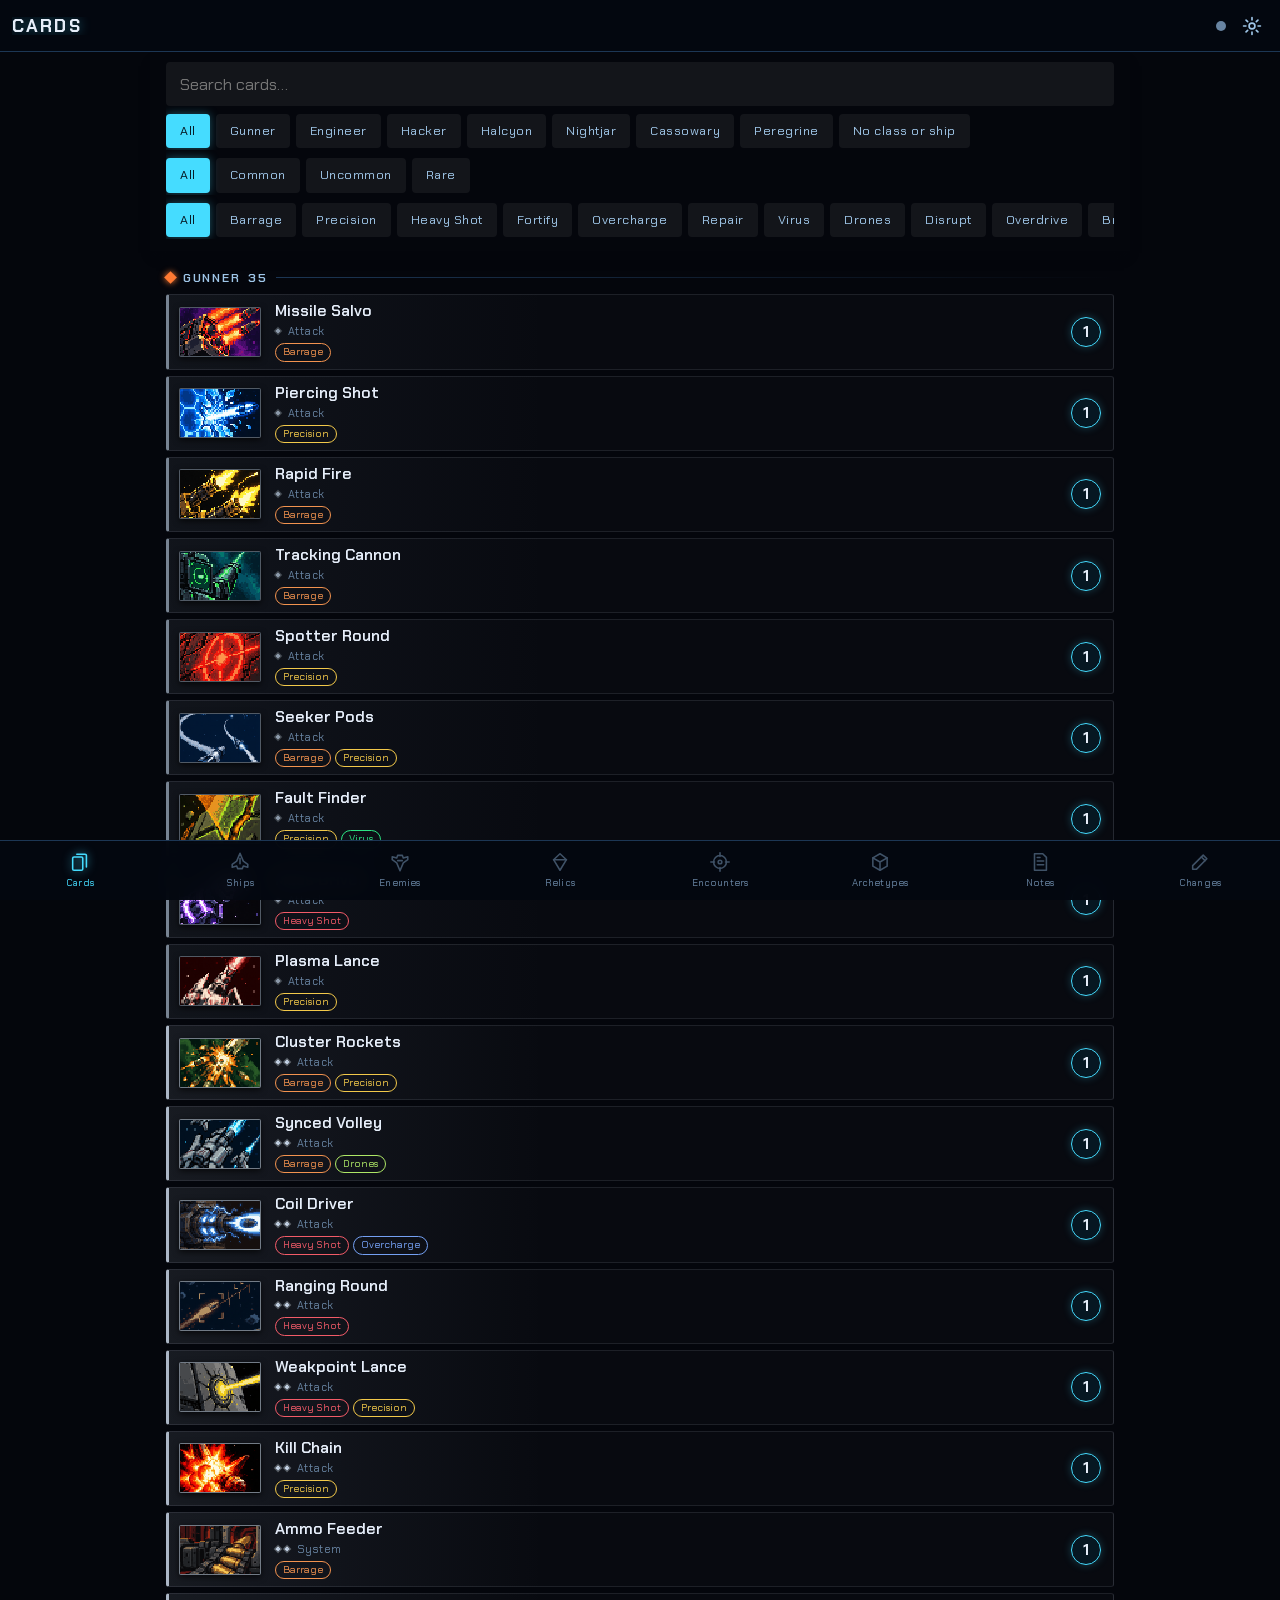
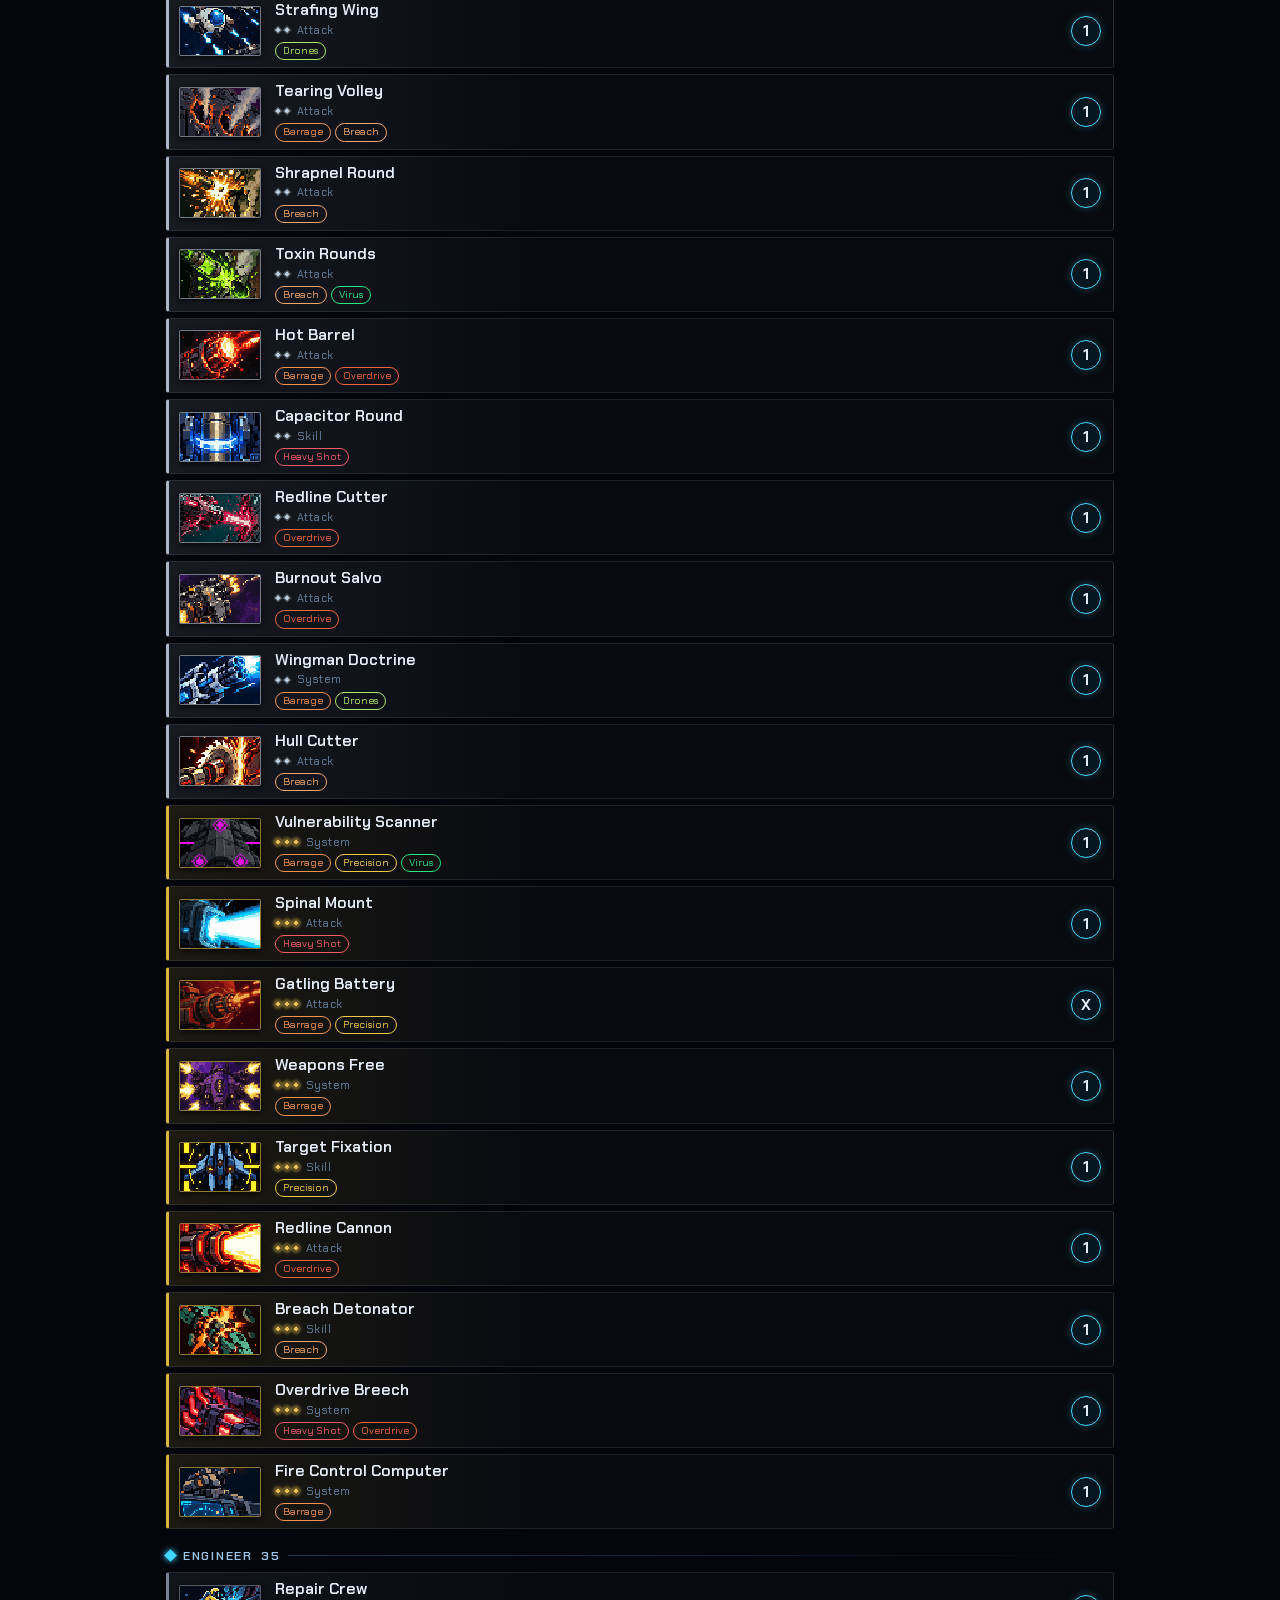
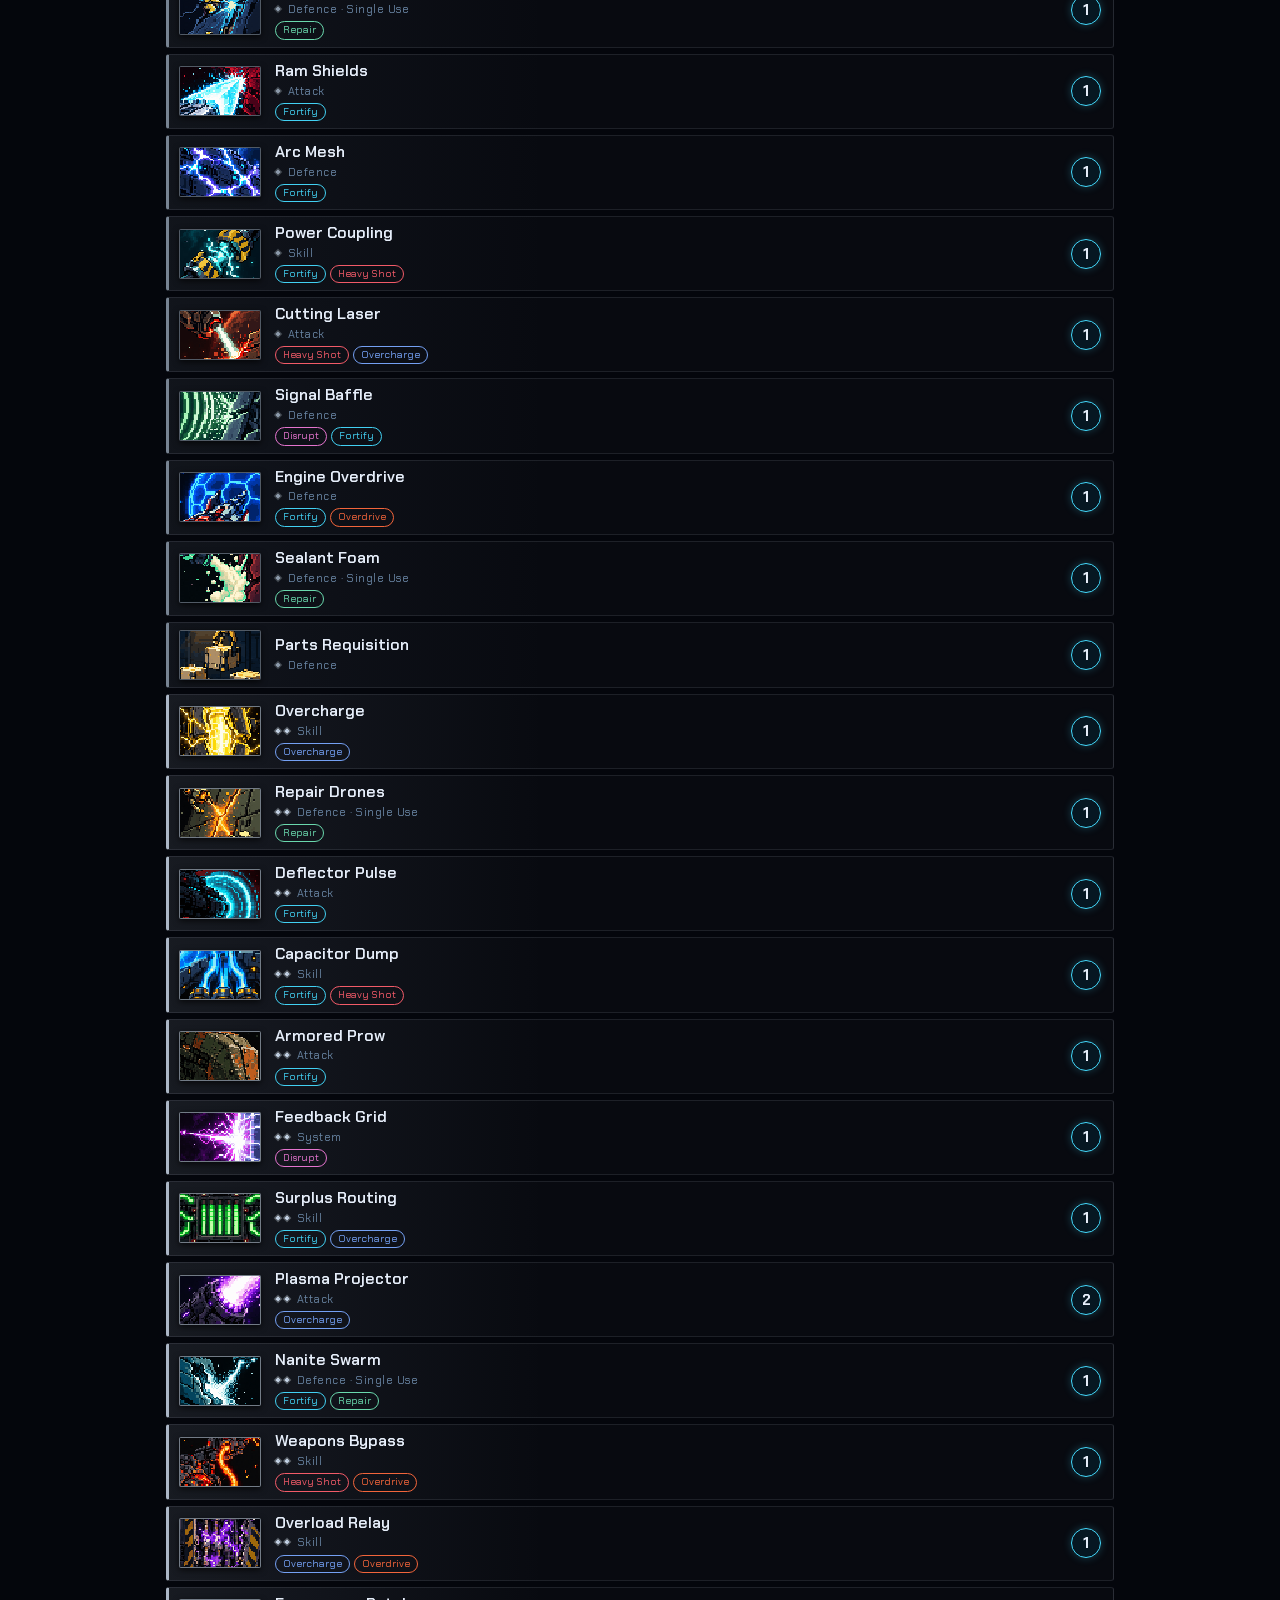
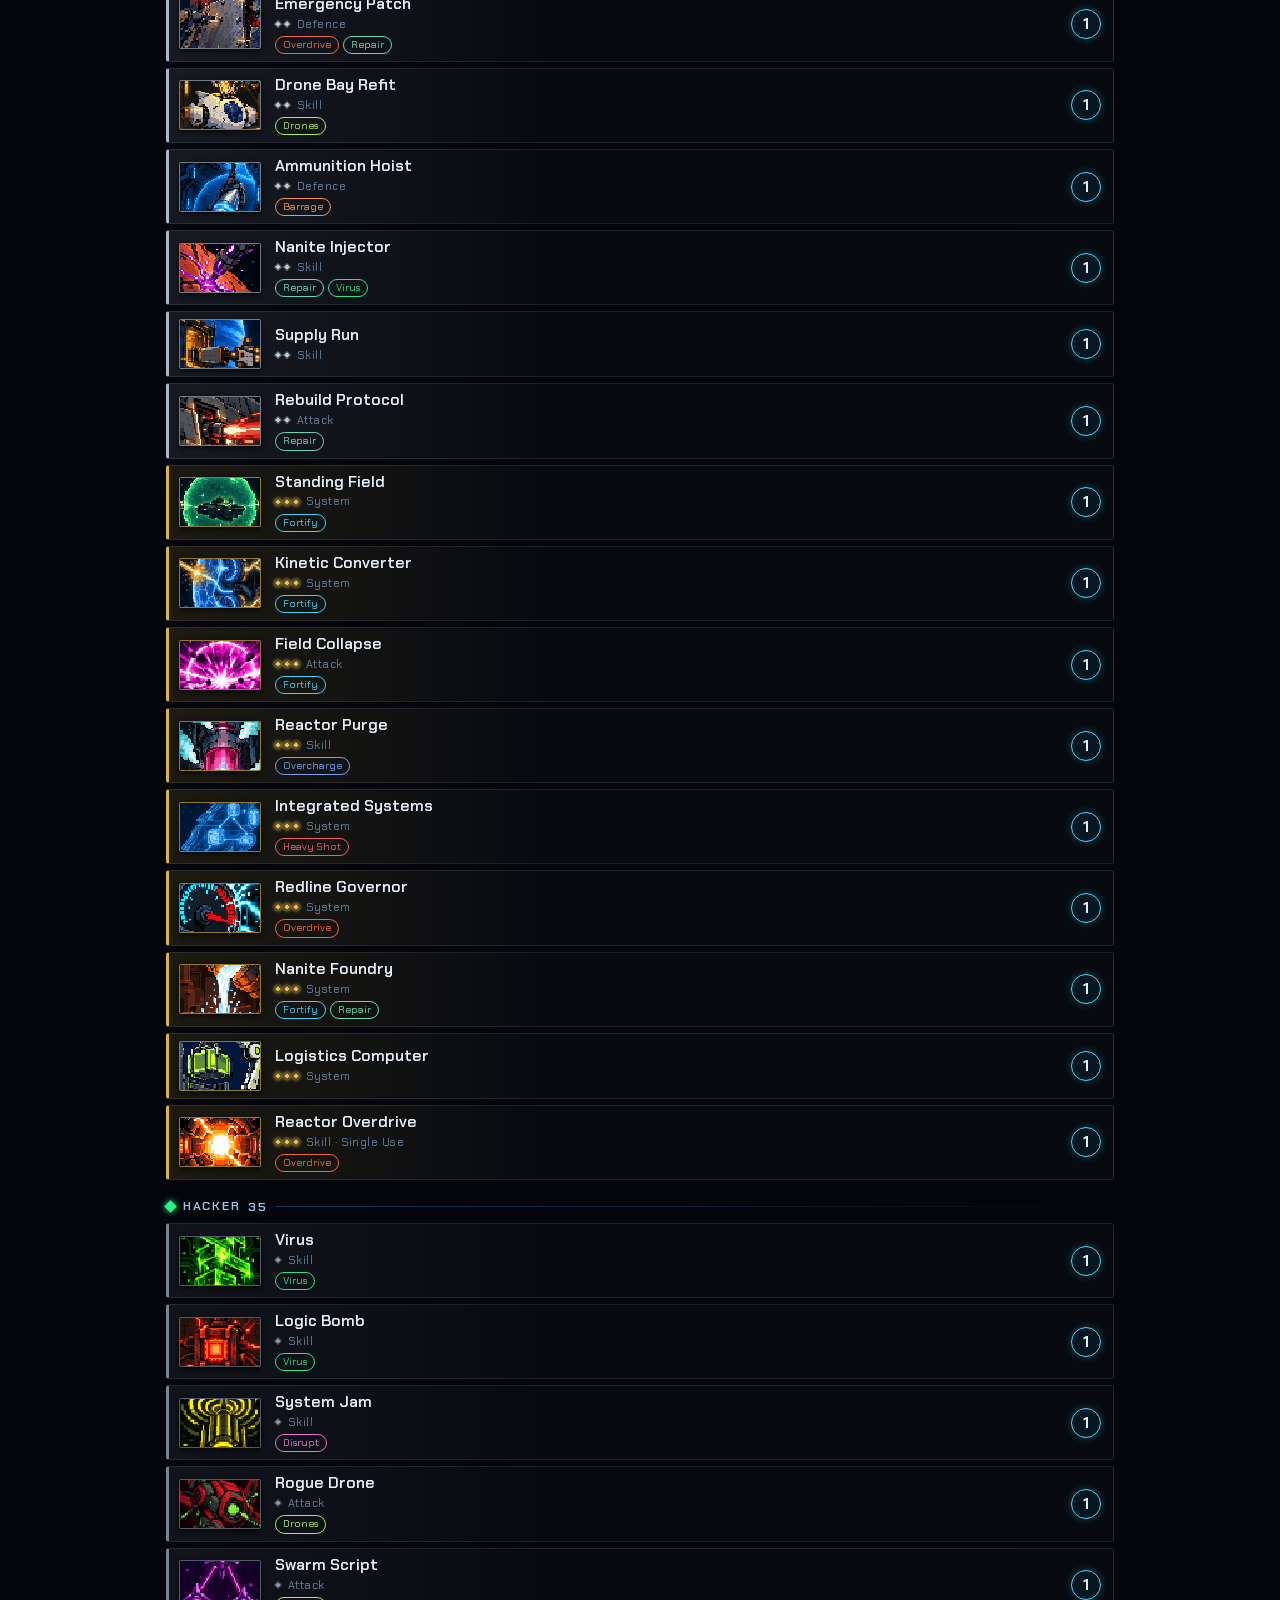
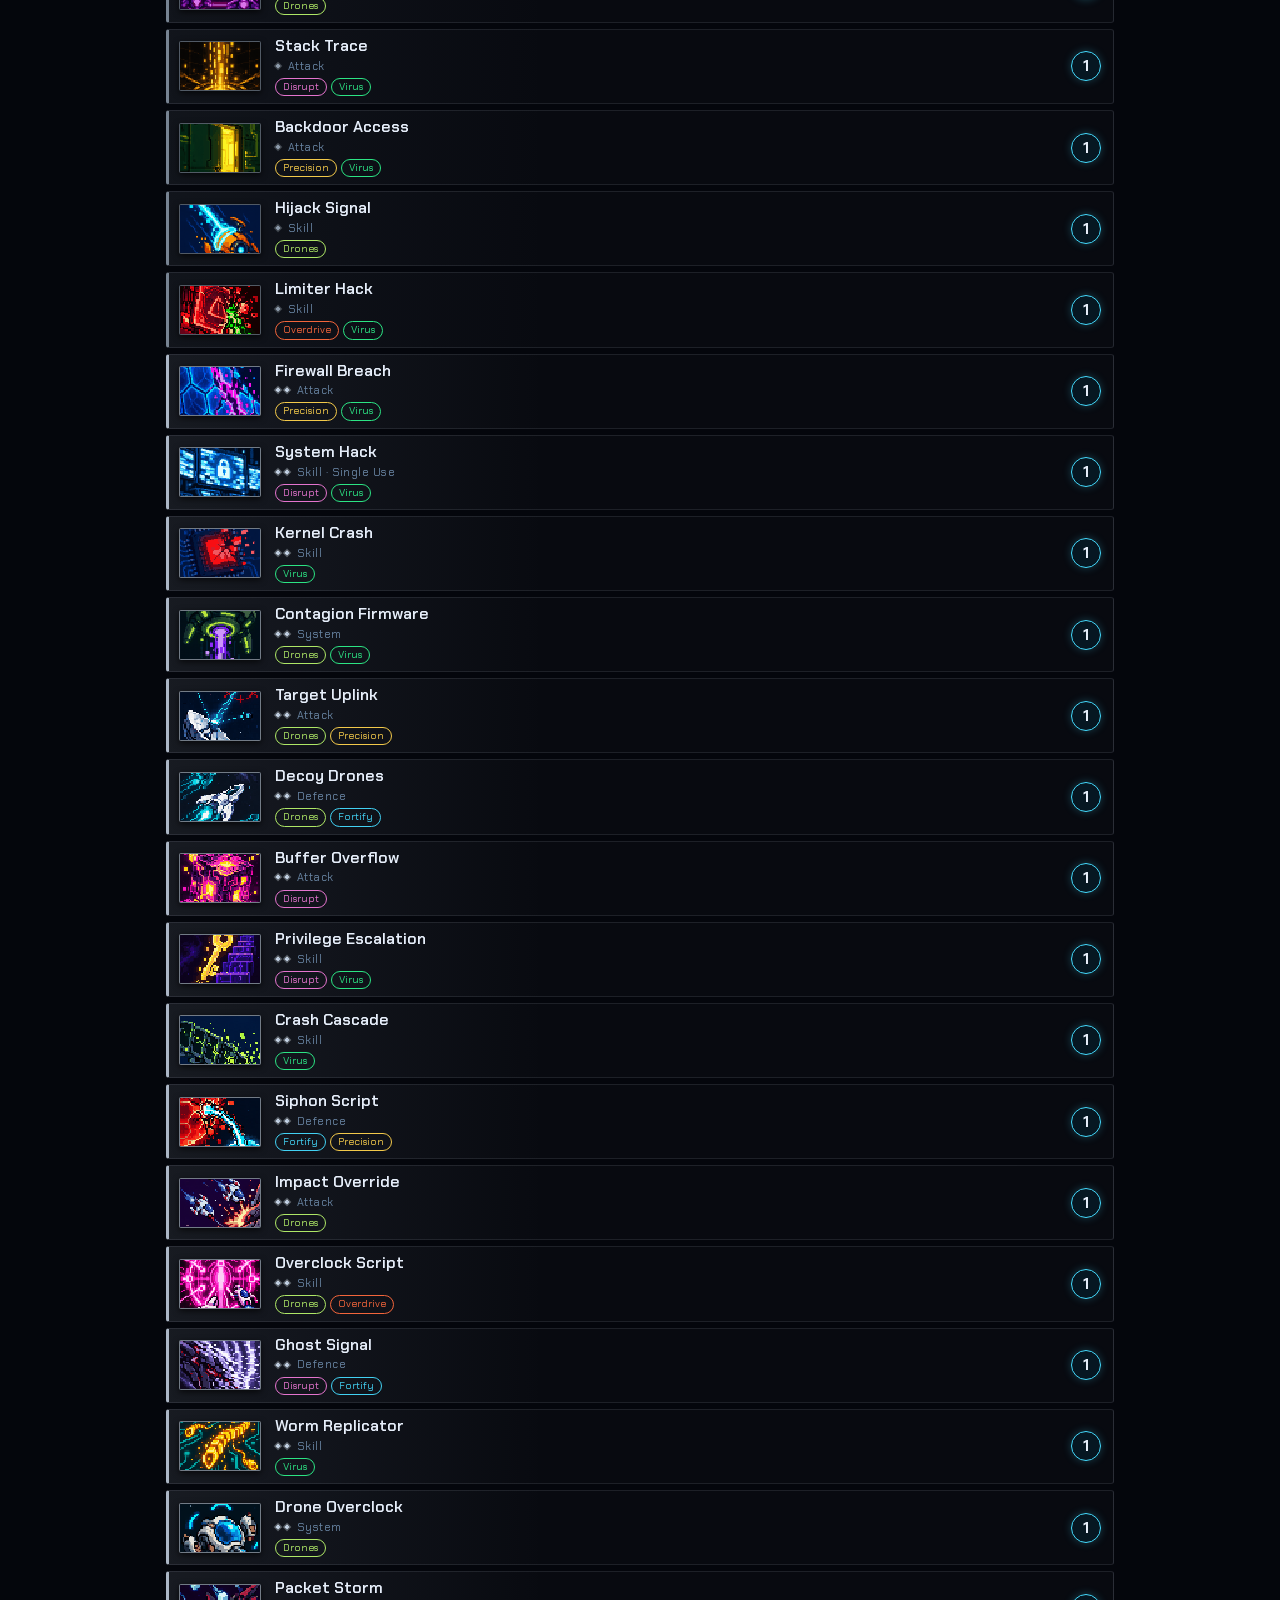
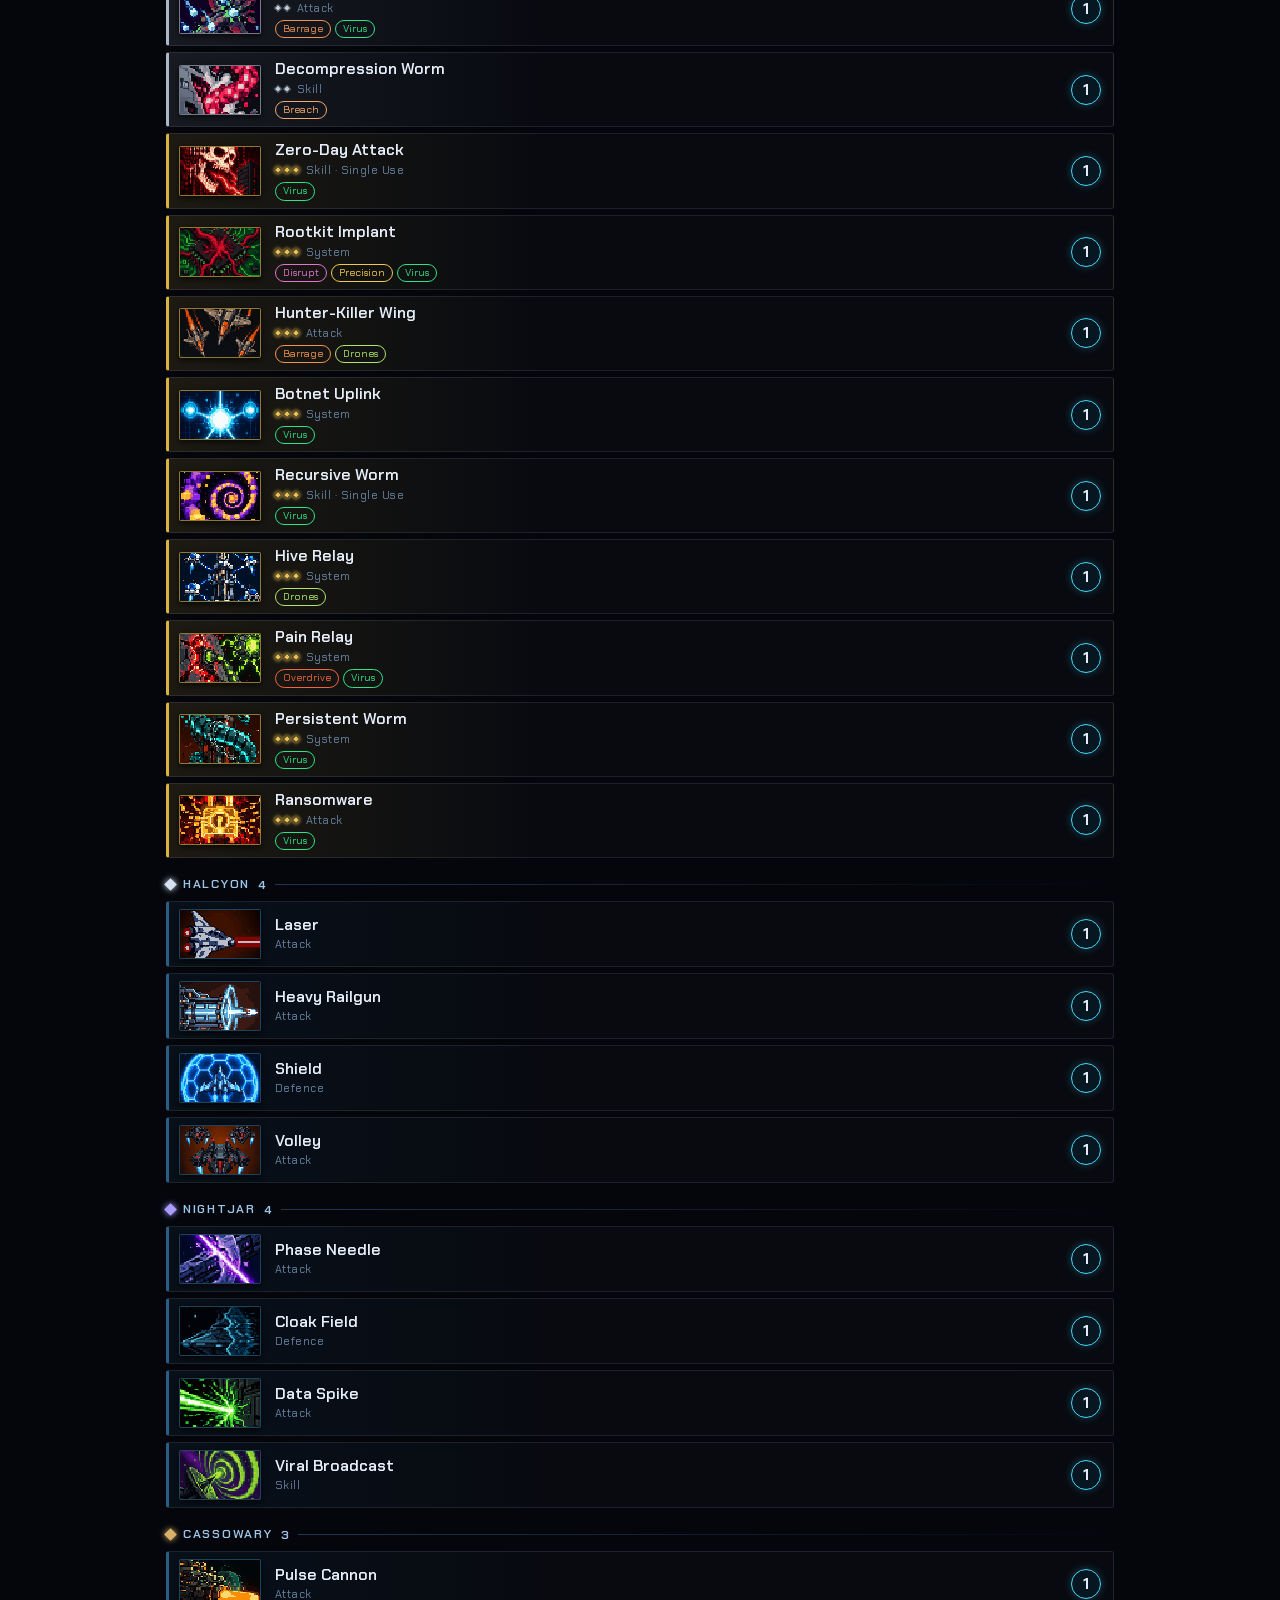
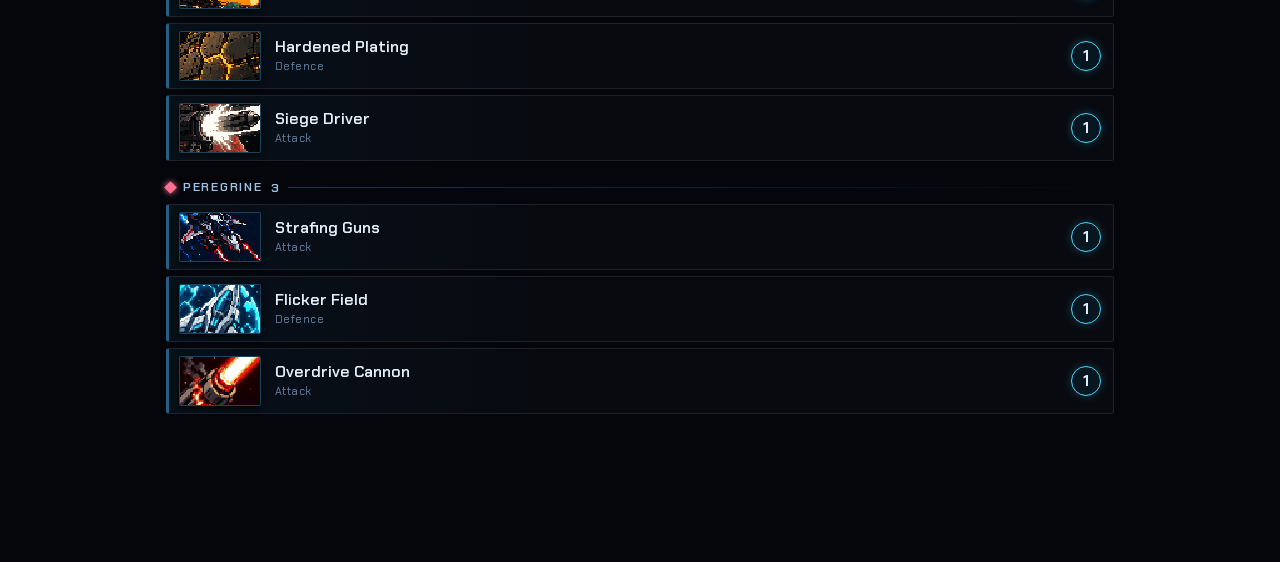
<file: index.html>
<!doctype html>
<html lang="en">
<head>
  <meta charset="utf-8">
  <meta name="viewport" content="width=device-width, initial-scale=1, viewport-fit=cover">
  <meta name="theme-color" content="#04060c">
  <meta name="robots" content="noindex, nofollow">
  <meta name="apple-mobile-web-app-capable" content="yes">
  <meta name="apple-mobile-web-app-status-bar-style" content="black-translucent">
  <title>Worldwound Catalogue</title>
  <link rel="icon" href="favicon.svg" type="image/svg+xml">
  <link rel="stylesheet" href="fonts.css">
  <link rel="stylesheet" href="style.css">
  <link rel="stylesheet" href="breakdown.css">
  <link rel="stylesheet" href="zoom.css">
  <link rel="stylesheet" href="upload.css">
</head>
<body>
  <header class="topbar">
    <button class="icon-btn back" id="back" aria-label="Back" hidden>
      <svg viewBox="0 0 24 24" width="22" height="22"><path d="M15 5l-7 7 7 7" fill="none" stroke="currentColor" stroke-width="2.2" stroke-linecap="round" stroke-linejoin="round"/></svg>
    </button>
    <h1 id="title">Worldwound</h1>
    <span class="sync" id="sync" title="Sync status"></span>
    <a class="icon-btn" href="#/settings" aria-label="Settings">
      <svg viewBox="0 0 24 24" width="22" height="22"><circle cx="12" cy="12" r="3.2" fill="none" stroke="currentColor" stroke-width="1.8"/><path d="M12 2.8v2.6M12 18.6v2.6M2.8 12h2.6M18.6 12h2.6M5.5 5.5l1.8 1.8M16.7 16.7l1.8 1.8M5.5 18.5l1.8-1.8M16.7 7.3l1.8-1.8" stroke="currentColor" stroke-width="1.8" stroke-linecap="round"/></svg>
    </a>
  </header>

  <main id="view" tabindex="-1"></main>

  <a class="fab" id="fab" href="#" aria-label="Add" hidden>
    <svg viewBox="0 0 24 24" width="26" height="26"><path d="M12 5v14M5 12h14" stroke="currentColor" stroke-width="2.4" stroke-linecap="round"/></svg>
  </a>

  <nav class="tabbar" id="tabbar">
    <a href="#/cards" data-tab="cards"><span class="ti"><svg viewBox="0 0 24 24" width="22" height="22" aria-hidden="true"><rect x="4" y="6.5" width="11" height="14.5" rx="1.5"/><path d="M8.5 3.5h9A1.5 1.5 0 0 1 19 5v12.5"/></svg></span>Cards</a>
    <a href="#/ships" data-tab="ships" hidden><span class="ti"><svg viewBox="0 0 24 24" width="22" height="22" aria-hidden="true"><path d="M12 2.5l3.6 8.6 4.9 3.4v3.2l-4.9-1.3-1 2.8H9.4l-1-2.8-4.9 1.3v-3.2l4.9-3.4z"/><path d="M12 8v6"/></svg></span>Ships</a>
    <a href="#/enemies" data-tab="enemies" hidden><span class="ti"><svg viewBox="0 0 24 24" width="22" height="22" aria-hidden="true"><path d="M12 21.5l-3.6-8.6-4.9-3.4V6.3l4.9 1.3 1-2.8h5.2l1 2.8 4.9-1.3v3.2l-4.9 3.4z"/><path d="M9.5 10.5h5"/></svg></span>Enemies</a>
    <a href="#/relics" data-tab="relics" hidden><span class="ti"><svg viewBox="0 0 24 24" width="22" height="22" aria-hidden="true"><path d="M12 3l7 6.5-7 11.5L5 9.5z"/><path d="M5 9.5h14"/></svg></span>Relics</a>
    <a href="#/routes" data-tab="routes" hidden><span class="ti"><svg viewBox="0 0 24 24" width="22" height="22" aria-hidden="true"><circle cx="5" cy="18" r="2"/><circle cx="19" cy="6" r="2"/><path d="M7 18h5a3 3 0 0 0 0-6 3 3 0 0 1 0-6h5"/></svg></span>Routes</a>
    <a href="#/encounters" data-tab="encounters"><span class="ti"><svg viewBox="0 0 24 24" width="22" height="22" aria-hidden="true"><circle cx="12" cy="12" r="7"/><circle cx="12" cy="12" r="2"/><path d="M12 2v4M12 18v4M2 12h4M18 12h4"/></svg></span>Encounters</a>
    <a href="#/archetypes" data-tab="archetypes"><span class="ti"><svg viewBox="0 0 24 24" width="22" height="22" aria-hidden="true"><path d="M12 3l7.8 4.5v9L12 21l-7.8-4.5v-9z"/><path d="M4.2 7.5L12 12l7.8-4.5M12 12v9"/></svg></span>Archetypes</a>
    <a href="#/notes" data-tab="notes"><span class="ti"><svg viewBox="0 0 24 24" width="22" height="22" aria-hidden="true"><path d="M6 3h9l4 4v14H6z"/><path d="M9 11h7M9 15h7M9 7h3"/></svg></span>Notes</a>
    <a href="#/changes" data-tab="changes"><span class="ti"><svg viewBox="0 0 24 24" width="22" height="22" aria-hidden="true"><path d="M4 20h4L19.5 8.5l-4-4L4 16z"/><path d="M13.5 6.5l4 4"/></svg></span>Changes<b class="badge" id="badge" hidden></b></a>
  </nav>

  <div class="editor" id="editor" hidden>
    <div class="editor-panel" role="dialog" aria-modal="true" aria-labelledby="editor-title">
      <header class="editor-head">
        <h2 id="editor-title"></h2>
        <button class="icon-btn" data-act="cancel" aria-label="Close">
          <svg viewBox="0 0 24 24" width="22" height="22"><path d="M6 6l12 12M18 6L6 18" stroke="currentColor" stroke-width="2.2" stroke-linecap="round"/></svg>
        </button>
      </header>
      <div class="editor-body" id="editor-body"></div>
    </div>
  </div>

  <div class="toast" id="toast" role="status" aria-live="polite"></div>
  <div class="modal" id="modal" hidden></div>

  <script type="module" src="app.js"></script>
</body>
</html>
</file>
<file: fonts.css>
/* Chakra Petch, the game's interface font (SIL Open Font License 1.1, fonts/OFL.txt),
   copied from @fontsource/chakra-petch so the site needs no outside requests. */
@font-face { font-family: 'Chakra Petch'; font-style: normal; font-weight: 400; font-display: swap; src: url(fonts/chakra-petch-latin-400-normal.woff2) format('woff2'); }
@font-face { font-family: 'Chakra Petch'; font-style: normal; font-weight: 500; font-display: swap; src: url(fonts/chakra-petch-latin-500-normal.woff2) format('woff2'); }
@font-face { font-family: 'Chakra Petch'; font-style: normal; font-weight: 600; font-display: swap; src: url(fonts/chakra-petch-latin-600-normal.woff2) format('woff2'); }
@font-face { font-family: 'Chakra Petch'; font-style: normal; font-weight: 700; font-display: swap; src: url(fonts/chakra-petch-latin-700-normal.woff2) format('woff2'); }
</file>
<file: style.css>
:root {
  /* Worldwound's interface (src/ui/styles/hybrid.css): deep space, cyan
     hairlines, Chakra Petch; rarity steel / silver / gold as the game's pips. */
  --bg: #04060c;
  --bg2: #08111d;
  --card: #0a1626;
  --card2: #102036;
  --line: #1c3654;
  --ink: #e6eefa;
  --ink2: #9fc6e8;
  --ink3: #6884a2;
  --accent: #45dcff;
  --accent-rgb: 69, 220, 255;
  --accent-ink: #04121c;
  --danger: #ff5a4e;
  --ok: #2ee59d;
  --add: #2ee59d;
  --edit: #45dcff;
  --del: #ff5a4e;
  --edge: #27507a;
  --gold: #ffd27a;
  --common: #8c9aab;
  --uncommon: #c9d6e8;
  --rare: #ffd34d;
  --display: 'Chakra Petch', system-ui, -apple-system, 'Segoe UI', Roboto, sans-serif;
  --sans: 'Chakra Petch', system-ui, -apple-system, 'Segoe UI', Roboto, sans-serif;
  --top: calc(52px + env(safe-area-inset-top));
  --bottom: calc(60px + env(safe-area-inset-bottom));
  color-scheme: dark;
}

* { box-sizing: border-box; }
[hidden] { display: none !important; }
html, body { margin: 0; background: var(--bg); color: var(--ink); font: 15px/1.45 var(--sans); -webkit-text-size-adjust: 100%; }
body { min-height: 100dvh; overflow-x: hidden; }
a { color: var(--accent); }
button, input, select, textarea { font: inherit; color: inherit; }
h2, h3 { font-family: var(--display); font-variant-numeric: lining-nums; font-weight: 700; letter-spacing: 0; margin: 0; }
h2 { font-size: 1.6rem; line-height: 1.15; }
h3 { font-size: 1.2rem; margin: 22px 0 8px; color: var(--ink); }
.muted { color: var(--ink2); }
.small { font-size: .85rem; }
.hidden { display: none !important; }

/* ---------------------------------------------------------------- chrome */
.topbar {
  position: fixed; inset: 0 0 auto 0; z-index: 20;
  height: var(--top); padding: env(safe-area-inset-top) 8px 0 12px;
  display: flex; align-items: center; gap: 6px;
  background: rgba(4, 8, 16, .94); backdrop-filter: blur(10px);
  border-bottom: 1px solid var(--line);
}
.topbar h1 { flex: 1; min-width: 0; margin: 0; font: 700 1.2rem/1 var(--display); letter-spacing: .12em; text-transform: uppercase; text-shadow: 0 0 12px rgba(var(--accent-rgb), .45); white-space: nowrap; overflow: hidden; text-overflow: ellipsis; }
.icon-btn { display: grid; place-items: center; width: 40px; height: 40px; border: 0; border-radius: 10px; background: none; color: var(--ink2); cursor: pointer; text-decoration: none; }
.icon-btn:active { background: var(--card); }
.sync { width: 10px; height: 10px; border-radius: 50%; background: var(--ink3); flex: none; }
.sync.ok { background: var(--ok); }
.sync.busy { background: var(--accent); animation: pulse 1s infinite alternate; }
.sync.err { background: var(--danger); }
@keyframes pulse { to { opacity: .35; } }

main { padding: calc(var(--top) + 12px) 16px calc(var(--bottom) + 88px); max-width: 980px; margin: 0 auto; outline: none; }

.tabbar {
  position: fixed; inset: auto 0 0 0; z-index: 20;
  height: var(--bottom); padding-bottom: env(safe-area-inset-bottom);
  display: grid; grid-template-columns: repeat(7, 1fr);
  background: rgba(4, 8, 16, .96); backdrop-filter: blur(10px);
  border-top: 1px solid var(--line);
}
.tabbar a { position: relative; display: flex; flex-direction: column; align-items: center; justify-content: center; gap: 2px; font-size: .7rem; color: var(--ink3); text-decoration: none; }
.tabbar a .ti { font-size: 1.15rem; line-height: 1; filter: grayscale(1); opacity: .7; }
.tabbar a.on { color: var(--accent); }
.tabbar a.on .ti { filter: none; opacity: 1; }
.badge { position: absolute; top: 5px; left: calc(50% + 6px); min-width: 18px; height: 18px; padding: 0 5px; border-radius: 9px; background: var(--accent); color: var(--accent-ink); font: 700 .7rem/18px var(--sans); text-align: center; }

.fab {
  position: fixed; z-index: 19; right: 16px; bottom: calc(var(--bottom) + 16px);
  width: 56px; height: 56px; border-radius: 18px; display: grid; place-items: center;
  background: var(--accent); color: var(--accent-ink); box-shadow: 0 6px 20px rgba(0,0,0,.5);
}

.toast {
  position: fixed; z-index: 40; left: 50%; bottom: calc(var(--bottom) + 18px); transform: translate(-50%, 20px);
  max-width: calc(100% - 32px); padding: 10px 16px; border-radius: 12px;
  background: var(--card2); border: 1px solid var(--line); box-shadow: 0 8px 24px rgba(0,0,0,.5);
  opacity: 0; pointer-events: none; transition: .2s;
}
.toast.show { opacity: 1; transform: translate(-50%, 0); }
.toast.err { border-color: var(--danger); }

.modal { position: fixed; inset: 0; z-index: 50; display: grid; place-items: end center; background: rgba(0,0,0,.6); padding: 16px; padding-bottom: calc(16px + env(safe-area-inset-bottom)); }
.modal[hidden] { display: none; }
.modal .sheet { width: 100%; max-width: 520px; background: var(--bg2); border: 1px solid var(--line); border-radius: 18px; padding: 18px; }
.modal .sheet p { margin: 8px 0 14px; color: var(--ink2); }
.modal .row { display: flex; gap: 10px; justify-content: flex-end; margin-top: 14px; }
@media (min-width: 700px) { .modal { place-items: center; } }

/* ---------------------------------------------------------------- controls */
.btn { display: inline-flex; align-items: center; justify-content: center; gap: 6px; min-height: 42px; padding: 0 16px; border-radius: 12px; border: 1px solid var(--line); background: var(--card); color: var(--ink); font-weight: 600; cursor: pointer; text-decoration: none; }
.btn:active { background: var(--card2); }
.btn.primary { background: var(--accent); border-color: var(--accent); color: var(--accent-ink); }
.btn.danger { color: var(--danger); border-color: rgba(196,85,74,.5); }
.btn.ghost { background: none; }
.btn.sm { min-height: 34px; padding: 0 12px; border-radius: 10px; font-size: .88rem; }
.btn:disabled { opacity: .5; }
.actions { display: flex; flex-wrap: wrap; gap: 10px; margin: 18px 0 4px; }

.search { position: sticky; top: var(--top); z-index: 5; margin: -12px -16px 10px; padding: 10px 16px 8px; background: linear-gradient(var(--bg) 80%, transparent); }
.search input { width: 100%; height: 44px; padding: 0 14px; border-radius: 12px; border: 1px solid var(--line); background: var(--bg2); font-size: 16px; }
.chips { display: flex; gap: 6px; overflow-x: auto; padding: 8px 0 2px; scrollbar-width: none; }
.chips::-webkit-scrollbar { display: none; }
.chip { flex: none; padding: 6px 12px; border-radius: 999px; border: 1px solid var(--line); background: var(--bg2); color: var(--ink2); font-size: .85rem; cursor: pointer; white-space: nowrap; }
.chip.on { background: var(--ink); color: var(--bg); border-color: var(--ink); }

.tag { display: inline-flex; align-items: center; gap: 4px; padding: 2px 8px; border-radius: 999px; font-size: .75rem; font-weight: 600; background: var(--card2); color: var(--ink2); border: 1px solid var(--line); white-space: nowrap; }
.tag.common { color: var(--common); } .tag.uncommon { color: var(--uncommon); } .tag.rare { color: var(--rare); }
.tag.p-add { background: var(--add); color: #0f1a10; border-color: transparent; }
.tag.p-edit { background: var(--edit); color: var(--accent-ink); border-color: transparent; }
.tag.p-delete { background: var(--del); color: #fff; border-color: transparent; }
.tags { display: flex; flex-wrap: wrap; gap: 6px; margin: 8px 0; }

.group-h { margin: 18px 0 8px; font: 700 1.05rem var(--display); color: var(--ink2); display: flex; align-items: center; gap: 8px; }
.group-h::after { content: ''; flex: 1; height: 1px; background: var(--line); }
.empty { padding: 40px 0; text-align: center; color: var(--ink3); }

/* ---------------------------------------------------------------- lists */
.deleted { opacity: .45; }
.deleted .t, .deleted .name { text-decoration: line-through; }

.cover { position: relative; border-radius: 10px; overflow: hidden; background: var(--card2) center / cover no-repeat; display: grid; place-items: end center; }
.cover.placeholder { background: linear-gradient(160deg, var(--card2), var(--bg2)); border: 1px solid var(--line); place-items: center; padding: 8px; text-align: center; font: 700 .85rem/1.15 var(--display); color: var(--ink2); }
.cover .vbadge { position: absolute; left: 4px; bottom: 4px; padding: 1px 6px; border-radius: 6px; background: rgba(0,0,0,.72); font: 700 .72rem/1.4 var(--sans); color: var(--ink); }

.rows { display: flex; flex-direction: column; gap: 8px; }
.row-item { display: flex; gap: 12px; align-items: center; padding: 10px 12px; border-radius: 14px; background: var(--card); border: 1px solid var(--line); text-decoration: none; color: inherit; }
.row-item:active { background: var(--card2); }
.row-item .body { flex: 1; min-width: 0; }
.row-item .name { font-weight: 650; display: flex; align-items: center; gap: 6px; flex-wrap: wrap; }
.row-item .sub { color: var(--ink2); font-size: .84rem; display: -webkit-box; -webkit-line-clamp: 2; -webkit-box-orient: vertical; overflow: hidden; }
.row-item .meta { font-size: .78rem; color: var(--ink3); text-align: right; white-space: nowrap; }

.relic-icon { flex: none; width: 52px; height: 52px; border-radius: 10px; border: 2px solid var(--line); background: var(--bg2) center / cover no-repeat; }
.relic-icon.common { border-color: var(--common); } .relic-icon.uncommon { border-color: var(--uncommon); } .relic-icon.rare { border-color: var(--rare); }
.relic-icon.big { width: 112px; height: 112px; border-radius: 16px; border-width: 3px; }

.route-card { display: block; padding: 12px; border-radius: 14px; background: var(--card); border: 1px solid var(--line); text-decoration: none; color: inherit; margin-bottom: 12px; }
.route-card .name { font-weight: 650; display: flex; gap: 8px; align-items: center; margin-bottom: 6px; }

/* ---------------------------------------------------------------- detail */
.hero { display: flex; gap: 16px; align-items: flex-start; }
.hero .cover { width: 120px; flex: none; }
.hero .info { flex: 1; min-width: 0; }
.stats { display: flex; gap: 8px; margin: 10px 0; flex-wrap: wrap; }
.stat { min-width: 64px; padding: 6px 10px; border-radius: 12px; background: var(--card); border: 1px solid var(--line); text-align: center; }
.stat b { display: block; font: 700 1.3rem/1.1 var(--display); font-variant-numeric: lining-nums; }
.stat span { font-size: .7rem; color: var(--ink3); text-transform: uppercase; letter-spacing: .06em; }
.rules { padding: 12px 14px; border-radius: 12px; background: var(--card); border: 1px solid var(--line); white-space: pre-wrap; }
.kv { display: grid; grid-template-columns: max-content 1fr; gap: 4px 12px; font-size: .88rem; }
.kv dt { color: var(--ink3); }
.kv dd { margin: 0; word-break: break-word; }
.notice { padding: 10px 12px; border-radius: 12px; border: 1px solid var(--line); background: var(--bg2); color: var(--ink2); font-size: .88rem; margin: 10px 0; }
.notice.warn { border-color: rgba(var(--accent-rgb),.5); }
.notice.err { border-color: rgba(196,85,74,.6); }

.wave-h { margin: 16px 0 6px; font-size: .78rem; text-transform: uppercase; letter-spacing: .08em; color: var(--ink3); }
.enemy-row { display: flex; gap: 12px; padding: 10px; border-radius: 14px; background: var(--card); border: 1px solid var(--line); margin-bottom: 8px; }
.portrait { flex: none; width: 54px; height: 66px; border-radius: 10px; background: var(--bg2) center top / cover no-repeat; border: 1px solid var(--line); display: grid; place-items: center; color: var(--ink3); font-size: 1.4rem; }
.enemy-row .vb { flex: 1; min-width: 0; }
.enemy-row .vn { font-weight: 650; }
.enemy-row .np { display: flex; gap: 10px; font-size: .85rem; color: var(--ink2); margin: 2px 0; }
.enemy-row .ab { font-size: .84rem; margin-top: 4px; }
.enemy-row .ab b { color: var(--accent); }

.map-wrap { overflow-x: auto; -webkit-overflow-scrolling: touch; border-radius: 14px; background: var(--bg2); border: 1px solid var(--line); margin: 10px 0; }
.map-wrap svg { display: block; }
.legend { display: flex; flex-wrap: wrap; gap: 6px 12px; font-size: .78rem; color: var(--ink2); }
.legend i { display: inline-block; width: 10px; height: 10px; border-radius: 50%; margin-right: 4px; vertical-align: -1px; }
table.paths { width: 100%; border-collapse: collapse; font-size: .82rem; }
table.paths th, table.paths td { padding: 5px 4px; border-bottom: 1px solid var(--line); text-align: center; }
table.paths th:first-child, table.paths td:first-child { text-align: left; }
.table-wrap { overflow-x: auto; }

/* ---------------------------------------------------------------- forms */
.form { display: flex; flex-direction: column; gap: 14px; }
.field label, .field .lbl { display: block; font-size: .78rem; font-weight: 600; color: var(--ink2); margin-bottom: 5px; text-transform: uppercase; letter-spacing: .05em; }
.field input[type=text], .field input[type=number], .field select, .field textarea {
  width: 100%; min-height: 44px; padding: 10px 12px; border-radius: 12px; border: 1px solid var(--line); background: var(--bg2); font-size: 16px;
}
.field textarea { min-height: 88px; resize: vertical; line-height: 1.4; }
.field .hint { font-size: .78rem; color: var(--ink3); margin-top: 4px; }
.field.check label { display: flex; align-items: center; gap: 10px; text-transform: none; letter-spacing: 0; font-size: .95rem; color: var(--ink); }
.field.check input { width: 22px; height: 22px; accent-color: var(--accent); }
.two { display: grid; grid-template-columns: 1fr 1fr; gap: 10px; }
.three { display: grid; grid-template-columns: 1fr 1fr 1fr; gap: 10px; }
.sub-card { padding: 12px; border-radius: 14px; background: var(--card); border: 1px solid var(--line); display: flex; flex-direction: column; gap: 10px; }
.sub-card .sub-h { display: flex; align-items: center; gap: 8px; }
.sub-card .sub-h b { flex: 1; }
.mini-btns { display: flex; gap: 4px; }
.mini-btns button { width: 34px; height: 34px; border-radius: 9px; border: 1px solid var(--line); background: var(--bg2); cursor: pointer; }
.note-field textarea { border-color: rgba(var(--accent-rgb),.45) !important; }
.sticky-save { position: sticky; bottom: calc(var(--bottom) + 8px); display: flex; gap: 10px; padding: 10px 0 0; background: linear-gradient(transparent, var(--bg) 30%); z-index: 4; }
.sticky-save .btn { flex: 1; min-height: 48px; }

/* ---------------------------------------------------------------- changes */
.change { padding: 12px; border-radius: 14px; background: var(--card); border: 1px solid var(--line); margin-bottom: 10px; }
.change .ch { display: flex; gap: 8px; align-items: center; flex-wrap: wrap; }
.change .ch .nm { font-weight: 650; flex: 1; min-width: 0; }
.change .when { font-size: .75rem; color: var(--ink3); }
.change .note { margin: 8px 0 0; padding: 8px 10px; border-left: 3px solid var(--accent); background: var(--bg2); border-radius: 0 8px 8px 0; font-size: .88rem; white-space: pre-wrap; }
.diff { margin-top: 8px; font-size: .84rem; }
.diff .dk { color: var(--ink3); font-size: .75rem; text-transform: uppercase; letter-spacing: .05em; margin-top: 6px; }
.diff .minus { color: #e7a39b; text-decoration: line-through; text-decoration-color: rgba(231,163,155,.5); }
.diff .plus { color: #a7d9a0; }
.diff div { white-space: pre-wrap; word-break: break-word; }

@media (min-width: 700px) {
  .hero .cover { width: 170px; }
}

/* ---------------------------------------------------------------- inline encounter editing */
button.vb, .tap-edit { width: 100%; font: inherit; color: inherit; text-align: left; cursor: pointer; }
button.vb { align-self: stretch; padding: 0; border: 0; background: none; }
button.vb:disabled, .tap-edit:disabled { cursor: default; }
.enemy-row:has(button.vb:not(:disabled):active) { background: var(--card2); }
.tap-edit { display: block; padding: 0; margin: 0 0 4px; border: 0; background: none; }
.tap-edit .pencil { font-size: 1rem; color: var(--ink3); vertical-align: middle; }
.modal .sheet.tall { max-height: calc(100dvh - 32px); overflow-y: auto; display: flex; flex-direction: column; gap: 12px; }
.modal .sheet.tall .row { position: sticky; bottom: -18px; margin: 0 -18px -18px; padding: 12px 18px 18px; background: var(--bg2); border-top: 1px solid var(--line); }
.sheet-h { display: flex; gap: 12px; align-items: center; }
.sheet-h h3 { margin: 0; }
.two > .field.check { align-self: end; padding-bottom: 10px; }

/* ================================================================ refresh: deck rows, borderless fields */

/* ---- card rows: a deck list (rarity stripe, cropped art, name, headline stat) */
.deck-list { display: flex; flex-direction: column; gap: 6px; }
.deck-row {
  --stripe: 163, 172, 181;
  display: flex; align-items: center; gap: 14px;
  min-height: 64px; padding: 7px 12px 7px 10px;
  border-radius: 6px; text-decoration: none; color: inherit;
  background: linear-gradient(to right, rgba(var(--stripe), .1), rgba(255, 255, 255, .02) 40%);
  border: 1px solid rgba(220, 230, 240, .1);
  border-left: 3px solid rgba(var(--stripe), .85);
}
.deck-row.common { --stripe: 140, 154, 171; }
.deck-row.uncommon { --stripe: 201, 214, 232; }
.deck-row.rare { --stripe: 255, 211, 77; }
.deck-row:active { background: linear-gradient(to right, rgba(var(--stripe), .2), rgba(255, 255, 255, .05) 60%); }
.deck-thumb {
  flex: none; position: relative; width: 82px; height: 50px; overflow: hidden; border-radius: 3px;
  border: 1px solid rgba(var(--stripe), .55);
  box-shadow: inset 0 0 0 1px rgba(0, 0, 0, .5), 0 2px 6px rgba(0, 0, 0, .7);
  background: #0a0d10;
}
/* A crop of the middle of the art, not the whole card shrunk. */
.deck-thumb i { position: absolute; inset: 0; background: center 35% / cover no-repeat; }
.deck-thumb.blank { display: grid; place-items: center; font: 700 1.4rem var(--display); color: var(--ink3); }
.deck-name { flex: 1; min-width: 0; display: flex; flex-direction: column; gap: 2px; }
.deck-title { font: 600 1.05rem/1.2 var(--display); color: var(--ink); overflow: hidden; text-overflow: ellipsis; white-space: nowrap; }
.deck-sub { font-size: .74rem; color: var(--ink3); }
.deck-value {
  flex: none; min-width: 30px; height: 30px; padding: 0 6px; display: inline-flex; align-items: center; justify-content: center;
  border-radius: 50%;
  background: var(--card2); border: 1.5px solid rgba(var(--accent-rgb), .6); color: var(--ink);
  font: 700 1rem var(--display);
}

/* ---- calmer, borderless fields everywhere */
.form { gap: 6px; }
.field label, .field .lbl { text-transform: none; letter-spacing: 0; font-size: .8rem; font-weight: 600; color: var(--ink3); margin-bottom: 7px; }
.field input[type=text], .field input[type=number], .field select, .field textarea {
  border: 0; border-radius: 14px; min-height: 50px; padding: 13px 15px;
  background-color: rgba(255, 255, 255, .05);
  transition: background-color .15s, box-shadow .15s;
}
.field textarea { min-height: 110px; }
.field input:focus, .field select:focus, .field textarea:focus { outline: none; background-color: rgba(255, 255, 255, .08); box-shadow: 0 0 0 2px rgba(var(--accent-rgb), .5); }
.field select {
  appearance: none; -webkit-appearance: none; padding-right: 40px;
  background-image: url("data:image/svg+xml,%3Csvg xmlns='http://www.w3.org/2000/svg' width='12' height='8'%3E%3Cpath d='M1 1l5 5 5-5' fill='none' stroke='%2390a0b0' stroke-width='1.8' stroke-linecap='round'/%3E%3C/svg%3E");
  background-repeat: no-repeat; background-position: right 16px center;
}
.field select option { background: var(--bg2); }
.note-field textarea { border: 0 !important; background-color: rgba(var(--accent-rgb), .07) !important; }
.field.check input { accent-color: var(--accent); }
.two, .three { gap: 14px; }
.search input { border: 0; background: rgba(255, 255, 255, .06); border-radius: 14px; }
.chip { border: 0; background: rgba(255, 255, 255, .06); padding: 8px 14px; }
.chip.on { background: var(--ink); }
.sub-card { border: 0; background: rgba(255, 255, 255, .035); border-radius: 18px; padding: 16px; gap: 14px; }
.sub-card .sub-h b { font: 600 1.05rem var(--display); }
.mini-btns button { border: 0; background: rgba(255, 255, 255, .06); border-radius: 10px; color: var(--ink2); }

/* form sections */
.fsec { display: flex; flex-direction: column; gap: 16px; padding: 22px 0; }
.fsec:first-child { padding-top: 6px; }
.fsec + .fsec { border-top: 1px solid rgba(255, 255, 255, .06); }
.fsec-h { margin: 0; display: flex; align-items: baseline; gap: 10px; font: 700 1.3rem var(--display); }
.fsec-h small { font: 600 .78rem var(--sans); color: var(--ink3); }
.fsec-hint { margin: -8px 0 0; font-size: .84rem; color: var(--ink3); }
.add-row { border: 1.5px dashed rgba(255, 255, 255, .14); color: var(--ink2); min-height: 50px; border-radius: 14px; }

/* ---- the editor popup */
body.locked { overflow: hidden; }
.editor { position: fixed; inset: 0; z-index: 45; display: flex; align-items: flex-end; justify-content: center; background: rgba(0, 0, 0, .6); animation: ed-fade .18s ease-out; }
.editor-panel {
  width: 100%; max-width: 640px; height: calc(100dvh - 20px - env(safe-area-inset-top));
  display: flex; flex-direction: column; overflow: hidden;
  background: var(--bg2); border-radius: 24px 24px 0 0; box-shadow: 0 -12px 40px rgba(0, 0, 0, .55);
  animation: ed-up .24s cubic-bezier(.2, .8, .2, 1);
}
.editor-head { position: relative; display: flex; align-items: center; gap: 8px; padding: 22px 12px 8px 22px; }
.editor-head::before { content: ''; position: absolute; top: 8px; left: 50%; width: 40px; height: 4px; margin-left: -20px; border-radius: 2px; background: rgba(255, 255, 255, .16); }
.editor-head h2 { flex: 1; font-size: 1.6rem; }
.editor-body { flex: 1; overflow-y: auto; overscroll-behavior: contain; padding: 0 22px; }
.editor .sticky-save { position: sticky; bottom: 0; margin: 8px -22px 0; padding: 14px 22px calc(14px + env(safe-area-inset-bottom)); background: var(--bg2); border-top: 1px solid rgba(255, 255, 255, .06); }
.editor .sticky-save .btn { min-height: 50px; border-radius: 14px; }
.editor .sticky-save .btn.ghost { border: 0; background: rgba(255, 255, 255, .06); }
@keyframes ed-fade { from { opacity: 0; } }
@keyframes ed-up { from { transform: translateY(60px); opacity: .4; } }
@media (min-width: 700px) {
  .editor { align-items: center; }
  .editor-panel { height: min(88dvh, 920px); border-radius: 24px; }
  .editor-head::before { display: none; }
}

/* the small sheets (enemies, encounter details) share the look */
.modal .sheet { border: 0; border-radius: 22px; }
.search { background: var(--bg); padding-bottom: 12px; box-shadow: 0 8px 12px -6px var(--bg); }

/* ---- text boxes always show all their text (JS measures where field-sizing is missing) */
textarea { field-sizing: content; resize: none; overflow: hidden; }
.field textarea { min-height: 100px; line-height: 1.45; }
.field textarea.one { min-height: 50px; }

/* ---- upgrades: readable cards; one opens into its editor */
.rb-list { display: flex; flex-direction: column; gap: 10px; }
.rb {
  display: flex; gap: 14px; align-items: flex-start; width: 100%; padding: 16px;
  border: 0; border-radius: 18px; background: rgba(255, 255, 255, .04);
  font: inherit; color: inherit; text-align: left; cursor: pointer;
}
button.rb:active { background: rgba(255, 255, 255, .08); }
.rb-n { flex: none; width: 28px; height: 28px; border-radius: 50%; display: grid; place-items: center; background: rgba(var(--accent-rgb), .15); color: var(--accent); font: 700 .85rem var(--sans); }
.rb-body { flex: 1; min-width: 0; display: flex; flex-direction: column; gap: 7px; padding-top: 2px; }
.rb-name { font: 600 1.18rem/1.2 var(--display); }
.rb-delta { display: flex; flex-wrap: wrap; align-items: baseline; gap: 4px 8px; font-size: .88rem; }
.rb-from { color: var(--ink3); text-decoration: line-through; text-decoration-color: rgba(255, 255, 255, .25); }
.rb-arrow { color: var(--ink3); }
.rb-to { color: #a7d9a0; font-weight: 600; }
.rb-text { color: var(--ink2); font-size: .92rem; line-height: 1.5; }
.rb-edit { flex: none; align-self: center; font-size: .8rem; font-weight: 600; color: var(--accent); }
.rb.open { flex-direction: column; align-items: stretch; gap: 18px; padding: 18px; cursor: default; background: rgba(255, 255, 255, .055); box-shadow: inset 0 0 0 1.5px rgba(var(--accent-rgb), .35); }
.rb-head { display: flex; align-items: center; gap: 12px; }
.rb-head .rb-name { flex: 1; min-width: 0; }
.rb.open .field input[type=text], .rb.open .field textarea { background-color: rgba(0, 0, 0, .28); }
.rb-tools { display: flex; gap: 8px; }
.rb-tools button { flex: 1; min-height: 46px; border: 0; border-radius: 12px; background: rgba(255, 255, 255, .06); color: var(--ink2); font: 600 .86rem var(--sans); cursor: pointer; }
.rb-tools button:disabled { opacity: .35; }
.rb-tools .danger { color: var(--danger); background: rgba(196, 85, 74, .12); }
.field textarea { resize: none; }

/* ---- in-place editing: fields look like the page until tapped */
fieldset.inl-wrap { border: 0; margin: 0; padding: 0; min-width: 0; }
.inl {
  display: block; width: 100%; margin: 0; padding: 6px 10px; border: 0; border-radius: 12px;
  background: transparent; color: inherit; font: inherit;
  transition: background-color .15s, box-shadow .15s;
}
textarea.inl { resize: none; overflow: hidden; field-sizing: content; }
.inl:focus { outline: none; background: rgba(255, 255, 255, .06); box-shadow: 0 0 0 2px rgba(var(--accent-rgb), .5); }
fieldset:not(:disabled) .inl:not(:focus) { background-image: linear-gradient(rgba(255, 255, 255, .025), rgba(255, 255, 255, .025)); }
.inl-title { margin-left: -10px; font: 700 1.6rem/1.15 var(--display); font-variant-numeric: lining-nums; min-height: 0; }
.inl-rules { padding: 14px 16px; min-height: 5em; line-height: 1.5; background-color: rgba(255, 255, 255, .04); border-radius: 14px; }
fieldset:not(:disabled) .inl-rules:not(:focus) { background-image: none; }
.stat .inl-num {
  width: 100%; padding: 2px 0; text-align: center; border-radius: 8px;
  font: 700 1.3rem/1.1 var(--display); font-variant-numeric: lining-nums;
  -moz-appearance: textfield; appearance: textfield;
}
.inl-num::-webkit-inner-spin-button, .inl-num::-webkit-outer-spin-button { -webkit-appearance: none; margin: 0; }
label.stat { cursor: text; }
select.inl-chip {
  appearance: none; -webkit-appearance: none; border: 0; border-radius: 999px; cursor: pointer;
  padding: 5px 26px 5px 12px; font: 600 .8rem var(--sans); color: var(--ink2);
  background: rgba(255, 255, 255, .07) url("data:image/svg+xml,%3Csvg xmlns='http://www.w3.org/2000/svg' width='10' height='6'%3E%3Cpath d='M1 1l4 4 4-4' fill='none' stroke='%2390a0b0' stroke-width='1.6' stroke-linecap='round'/%3E%3C/svg%3E") no-repeat right 10px center;
}
select.inl-chip.tag { border: 0; }
select.inl-chip option { background: var(--bg2); color: var(--ink); }
fieldset:disabled select.inl-chip { background-image: none; padding-right: 12px; cursor: default; }
.edit-hint { margin: 10px 0 0; font-size: .8rem; color: var(--ink3); }
#view h3 small { font: 600 .8rem var(--sans); }
.stats label.stat { flex: 0 0 auto; width: 84px; }
.stats label.stat .inl-num { width: 100%; min-width: 0; }


/* ---- picking a relic's icon from the set */
button.pick-icon { position: relative; padding: 0; cursor: pointer; font: inherit; }
button.pick-icon:disabled { cursor: default; }
.pick-badge { position: absolute; left: 50%; bottom: 6px; transform: translateX(-50%); padding: 2px 8px; border-radius: 999px; background: rgba(0, 0, 0, .7); color: var(--ink); font-size: .7rem; font-weight: 600; }
.icon-sheet { gap: 10px; }
.icon-sheet > * { flex-shrink: 0; }
.icon-head { display: flex; align-items: center; justify-content: space-between; }
.icon-head h3 { margin: 0; }
.icon-sets { position: sticky; top: -18px; z-index: 2; margin: 0 -18px; padding: 10px 18px; background: var(--bg2); }
.icon-grid { display: grid; grid-template-columns: repeat(auto-fill, minmax(64px, 1fr)); gap: 8px; }
.lib-icon { aspect-ratio: 1; padding: 0; border: 0; border-radius: 10px; overflow: hidden; background: var(--card); cursor: pointer; }
.lib-icon img { display: block; width: 100%; height: 100%; }
.lib-icon.on { outline: 3px solid var(--accent); outline-offset: -3px; }
.keep-icon { display: flex; align-items: center; gap: 12px; padding: 8px; border: 0; border-radius: 12px; background: rgba(255, 255, 255, .05); color: var(--ink); font: inherit; cursor: pointer; }
.keep-icon span { width: 44px; height: 44px; border-radius: 8px; background: center / cover no-repeat; }
.diff-icon { width: 56px; height: 56px; border-radius: 8px; margin-top: 4px; }
.icon-sets { top: 0; box-shadow: 0 6px 10px -6px rgba(0, 0, 0, .6); }


/* ---- enlarging card art, a relic icon or a portrait (the view itself is in zoom.css) */
.portrait .zoom-badge { top: 3px; right: 3px; width: 18px; height: 18px; border-radius: 6px; }
.portrait .zoom-badge svg { width: 11px; height: 11px; }
.icon-hold { position: relative; flex: none; }
.zoom-btn { position: absolute; top: -8px; right: -8px; width: 40px; height: 40px; display: grid; place-items: center; cursor: zoom-in; }
.zoom-btn .zoom-badge { position: static; width: 28px; height: 28px; border-radius: 9px; border: 1px solid var(--line); background: rgba(8, 10, 12, .82); }
.zoom-btn .zoom-badge svg { width: 15px; height: 15px; }

/* ---------------------------------------------------------------- active / off */
.tag.off { background: transparent; color: var(--ink3); border-style: dashed; }
.off :is(.deck-thumb, .deck-value, .relic-icon, .sub, .meta, .map-wrap) { opacity: .4; }
.off :is(.deck-title, .deck-sub, .name > span:first-child) { color: var(--ink3); }
.row-item.off .name { color: var(--ink3); }
.active-switch { display: flex; align-items: center; gap: 12px; width: 100%; margin: 4px 0 12px; padding: 10px 12px; border: 0; border-radius: 12px; background: var(--bg2); color: var(--ink2); font: inherit; text-align: left; cursor: pointer; }
.active-switch:not(.on) { box-shadow: inset 0 0 0 1px var(--line); }
.active-switch .knob { position: relative; flex: none; width: 44px; height: 26px; border-radius: 999px; background: var(--card2); box-shadow: inset 0 0 0 1px var(--line); transition: background .15s; }
.active-switch .knob::after { content: ''; position: absolute; top: 3px; left: 3px; width: 20px; height: 20px; border-radius: 50%; background: var(--ink3); transition: transform .15s, background .15s; }
.active-switch.on .knob { background: var(--ok); box-shadow: none; }
.active-switch.on .knob::after { transform: translateX(18px); background: #fff; }
.active-switch .lbl { display: flex; flex-direction: column; min-width: 0; }
.active-switch .lbl b { color: var(--ink); }
.active-switch .lbl small { font-size: .8rem; }

/* ---------------------------------------------------------------- your own image (framing is in upload.css) */
.cover-col { flex: none; width: 120px; display: flex; flex-direction: column; gap: 8px; }
.hero .cover-col .cover { width: 100%; }
.cover-change { display: flex; align-items: center; justify-content: center; gap: 6px; min-height: 36px; padding: 0 8px; border: 0; border-radius: 10px; background: rgba(255, 255, 255, .06); color: var(--ink2); font: 600 .8rem var(--sans); cursor: pointer; }
.cover-change svg { width: 16px; height: 16px; }
.upload-own span { display: grid; place-items: center; background: rgba(255, 255, 255, .06); color: var(--accent); }
.cover-choices { display: flex; flex-direction: column; gap: 8px; }
.diff-cover { width: 72px; height: auto; border-radius: 8px; margin-top: 4px; }
@media (min-width: 700px) {
  .cover-col { width: 170px; }
}

/* ---------------------------------------------------------------- notes (card and relic ideas; notes.js) */
.notes-tabs { padding-top: 0; }
.notes-tabs .chip { padding: 8px 14px; font-size: .92rem; }
.notes-tabs .chip .n { margin-left: 4px; font-size: .8rem; opacity: .7; }
.notes-intro { margin: 10px 2px 12px; font-size: .84rem; color: var(--ink3); }
.notes-add { width: 100%; margin-bottom: 14px; }
.idea-list { display: flex; flex-direction: column; gap: 10px; }
.idea { padding: 4px 4px 2px; border-radius: 16px; background: rgba(255, 255, 255, .045); }
.idea textarea.idea-text { min-height: 4.6em; padding: 12px; font-size: 16px; line-height: 1.5; white-space: pre-wrap; overflow-wrap: anywhere; }
.idea-foot { display: flex; align-items: center; justify-content: space-between; gap: 8px; padding: 0 2px 0 12px; font-size: .78rem; color: var(--ink3); }
.idea-del { min-height: 38px; padding: 0 12px; border: 0; border-radius: 10px; background: none; color: var(--danger); font: 600 .82rem var(--sans); cursor: pointer; }
.idea-del:active { background: rgba(196, 85, 74, .12); }

/* Archetype tags: a small coloured label per archetype a card supports (colour from the export, as --arch). */
.arch-tags { display: flex; flex-wrap: wrap; gap: 4px; margin-top: 2px; }
.arch { --arch: var(--ink2); color: var(--arch); font-style: normal; font-size: .68rem; line-height: 1; padding: 3px 7px; border-radius: 999px; border: 1px solid currentColor; opacity: .95; }
.chip.arch-chip { --arch: var(--ink); }
.chip.arch-chip.on { background: var(--arch); color: var(--bg); }

/* ================================================================ Worldwound: the game's look */

/* Headings and labels in the game's voice: uppercase, spaced, a cyan glow on titles. */
h2, .inl-title { letter-spacing: .04em; }
h3 { font-size: .86rem; font-weight: 600; letter-spacing: .14em; text-transform: uppercase; color: var(--ink2); margin: 24px 0 10px; }
h3 small, #view h3 small { text-transform: none; letter-spacing: 0; font-weight: 500; }
.group-h { font: 600 .82rem var(--display); letter-spacing: .14em; text-transform: uppercase; color: var(--ink2); }
.group-h::after { background: linear-gradient(to right, var(--line), transparent); }
.gdot { flex: none; width: 9px; height: 9px; transform: rotate(45deg); background: var(--g); box-shadow: 0 0 6px var(--g); }

/* Squarer panels and buttons, after the game's frames. */
.btn { border-radius: 4px; border-color: var(--line); background: var(--card); letter-spacing: .06em; }
.btn.primary { background: linear-gradient(#5fe3ff, #23a9d6); border-color: #7ff0ff; color: var(--accent-ink); }
.btn.danger { border-color: rgba(255, 90, 78, .45); }
.fab { border-radius: 4px; background: linear-gradient(#5fe3ff, #23a9d6); box-shadow: 0 0 18px rgba(var(--accent-rgb), .45), 0 6px 20px rgba(0, 0, 0, .6);
  clip-path: polygon(12px 0, calc(100% - 12px) 0, 100% 12px, 100% calc(100% - 12px), calc(100% - 12px) 100%, 12px 100%, 0 calc(100% - 12px), 0 12px); }
.row-item, .route-card, .change, .enemy-row, .notice, .stat, .bd-card { border-radius: 4px; }
.row-item { background: linear-gradient(to right, rgba(var(--accent-rgb), .05), transparent 60%), var(--card); }
.row-item:active { background: var(--card2); }
.search input, .chip, .field input[type=text], .field input[type=number], .field select, .field textarea, .inl, .inl-rules, .active-switch, .rb, .sub-card, .idea { border-radius: 4px; }
.chip { letter-spacing: .04em; }
.chip.on { background: var(--accent); color: var(--accent-ink); box-shadow: 0 0 10px rgba(var(--accent-rgb), .35); }
.chips.wrap { flex-wrap: wrap; overflow: visible; }
.chips.wrap .chip { text-decoration: none; }
.tag { border-radius: 3px; letter-spacing: .04em; }
.modal .sheet, .editor-panel { border: 1px solid var(--line); }
.modal .sheet { border-radius: 6px; }

/* The tab bar: stroked icons, cyan when on. */
.tabbar a { font-size: .66rem; letter-spacing: .02em; }
.tabbar a .ti { filter: none; opacity: .6; display: grid; place-items: center; height: 24px; }
.tabbar a .ti svg { fill: none; stroke: currentColor; stroke-width: 1.7; stroke-linecap: round; stroke-linejoin: round; }
.tabbar a.on .ti { opacity: 1; filter: drop-shadow(0 0 5px rgba(var(--accent-rgb), .7)); }

/* Pixel art stays pixel art: every picture is drawn with square, crisp pixels. */
.cover, .deck-thumb i, .portrait, .sprite, .enc-ships i, .diff-cover, .zoom-img { image-rendering: pixelated; }

/* Rarity pips, as the game draws them. */
.pips { display: inline-flex; gap: 3px; margin-right: 7px; }
.pips i { width: 6px; height: 6px; transform: rotate(45deg); border: 1px solid rgba(0, 0, 0, .7); }
.pips[data-rarity="common"] i { background: #8c9aab; }
.pips[data-rarity="uncommon"] i { background: linear-gradient(160deg, #f4f8ff, #9fb3cc 45%, #e3ecf8 60%, #8197b3); }
.pips[data-rarity="rare"] i { background: linear-gradient(160deg, #fff4c2, #e0a520 45%, #ffe38a 60%, #b98112); box-shadow: 0 0 4px #ffd34d; }
.deck-sub { display: flex; align-items: center; letter-spacing: .04em; }

/* Card rows: starting cards (no rarity) take a quiet stripe; the cost sits in a ring like the game's. */
.deck-row { border-radius: 3px; }
.deck-row:not(.common):not(.uncommon):not(.rare) { --stripe: 47, 111, 154; }
.deck-value { border-color: var(--accent); background: rgba(6, 24, 36, .95); box-shadow: 0 0 8px rgba(var(--accent-rgb), .25); }
.deck-thumb { border-radius: 2px; }
.deck-thumb.sm { width: 64px; height: 44px; }

/* The card page: the picture in a frame, the owner chip in its colour. */
.cover { border-radius: 4px; box-shadow: 0 0 0 1.5px var(--line), 0 0 18px rgba(var(--accent-rgb), .12); background-color: #050a14; }
select.inl-chip { border-radius: 3px; letter-spacing: .04em; }
select.inl-chip[style*="--g"] { box-shadow: inset 0 0 0 1.5px var(--g); color: var(--g); }
select.inl-chip.common { color: var(--common); } select.inl-chip.uncommon { color: var(--uncommon); } select.inl-chip.rare { color: var(--rare); }
.stat .inl-pick { appearance: none; -webkit-appearance: none; border: 0; text-align: center; text-align-last: center; cursor: pointer; }
.stat .inl-pick option { background: var(--bg2); }
.inl-line { padding: 8px 10px; line-height: 1.4; min-height: 0; }

/* Sprites (ships, enemies): the whole ship on a dark field, never cropped. */
.sprite { position: relative; flex: none; display: grid; place-items: center; width: 132px; height: 152px; border-radius: 4px;
  background: radial-gradient(circle at 50% 45%, rgba(var(--accent-rgb), .08), transparent 70%) #050a14;
  box-shadow: inset 0 0 0 1px var(--line); color: var(--ink3); }
.sprite[style*="background-image"] { background: #050a14 center / contain no-repeat content-box; padding: 10px; }
.sprite.sm { width: 56px; height: 56px; padding: 6px; }
.sprite.big { width: 132px; height: 160px; padding: 12px; }
.ship-hero .sprite { box-shadow: inset 0 0 0 1px var(--line), 0 0 22px color-mix(in srgb, var(--g) 22%, transparent); }
@media (min-width: 700px) { .sprite.big { width: 170px; height: 200px; } }

/* Ship and enemy rows. */
.ship-row { border-left: 3px solid var(--g); }
.ship-facts { display: flex; flex-wrap: wrap; gap: 4px 14px; margin-top: 5px; font-size: .78rem; color: var(--ink3); letter-spacing: .04em; }
.ship-facts b { color: var(--ink); }
.ship-facts span:nth-child(3) { color: var(--g); }
.traits { display: flex; flex-wrap: wrap; gap: 4px; margin-top: 5px; }
.traits span { font-size: .7rem; letter-spacing: .04em; padding: 2px 7px; border-radius: 3px; color: #ffb27a; background: rgba(255, 122, 51, .1); box-shadow: inset 0 0 0 1px rgba(255, 122, 51, .35); }
.hull { font: 700 1.2rem/1 var(--display); color: var(--ink); }
.tag.rank-elite, select.inl-chip.rank-elite { color: #ffb27a; background-color: rgba(255, 122, 51, .12); border-color: rgba(255, 122, 51, .4); }
.tag.rank-boss, select.inl-chip.rank-boss { color: #ff8a80; background-color: rgba(255, 90, 78, .14); border-color: rgba(255, 90, 78, .45); }
.tag.cat-easy { color: var(--ok); } .tag.cat-hard { color: var(--gold); } .tag.cat-elite { color: #ffb27a; } .tag.cat-boss { color: #ff8a80; }

/* An encounter's ships in its row, left to right. */
.enc-row { align-items: center; }
.enc-ships { flex: none; display: flex; gap: 3px; width: 102px; justify-content: center; }
.enc-ships i { width: 32px; height: 40px; border-radius: 3px; background: #050a14 center / contain no-repeat; box-shadow: inset 0 0 0 1px var(--line); }
.enc-ships i.blank { opacity: .4; }

/* An enemy in an encounter: its loop and abilities under its Hull. */
.portrait { background-size: contain; background-position: center; background-color: #050a14; }
.enemy-row .portrait { width: 64px; height: 72px; }
.enemy-row .loop { font-size: .8rem; color: var(--ink2); margin-top: 3px; }

/* Ship page: passive and starting deck. */
.passive { display: flex; flex-direction: column; gap: 6px; padding: 10px; border-radius: 4px; background: rgba(var(--accent-rgb), .04); box-shadow: inset 0 0 0 1px var(--line); }
.passive-name { font-weight: 700; letter-spacing: .06em; text-transform: uppercase; color: var(--accent); }
.ship-card { min-height: 56px; }
.ship-card .deck-name { text-decoration: none; color: inherit; }
.copies { flex: none; display: flex; align-items: center; gap: 2px; }
.copies b { min-width: 34px; text-align: center; font: 700 1.05rem var(--display); }
.copies button { width: 40px; height: 40px; border: 0; border-radius: 4px; background: rgba(255, 255, 255, .06); color: var(--ink2); font: 600 1.2rem var(--sans); cursor: pointer; }
.add-card { margin-top: 10px; }
.add-card select { color: var(--accent); }

/* Enemy page: the move loop and abilities as numbered lines. */
.lines { display: flex; flex-direction: column; gap: 6px; }
.line { display: grid; grid-template-columns: 26px 1fr auto; gap: 8px; align-items: start; padding: 4px; border-radius: 4px; background: rgba(255, 255, 255, .03); }
.line .ln { width: 26px; height: 26px; margin-top: 5px; display: grid; place-items: center; border-radius: 3px; background: rgba(var(--accent-rgb), .12); color: var(--accent); font: 700 .8rem var(--display); }
.line .lbody { min-width: 0; }
.line .rule { padding: 0 10px 6px; font-size: .8rem; color: var(--ink3); }
.line-tools { display: flex; gap: 4px; }
.line-tools button { width: 40px; height: 40px; border: 0; border-radius: 4px; background: rgba(255, 255, 255, .05); color: var(--ink2); cursor: pointer; }
.line-tools button:disabled { opacity: .3; }
.lines + .add-row { width: 100%; margin-top: 8px; }

/* Ship refits: what each upgrades, the text before (struck) and after. */
.rb-target { font-size: .72rem; font-weight: 600; letter-spacing: .12em; text-transform: uppercase; color: var(--accent); }
.rb.refit .rb-from, .rb.refit .rb-to { display: block; font-size: .9rem; line-height: 1.4; }
.rb.refit .rb-to { font-weight: 500; }
.field .rb-from { padding: 4px 2px; }
.kv dd { white-space: pre-line; }
</file>
<file: breakdown.css>
/* The archetype breakdown, shared by the phone catalogue and the Studio. */
.bd { display: flex; flex-direction: column; gap: 14px; padding: 12px 16px 24px; max-width: 1280px; margin: 0 auto; }
.bd-card { background: var(--card); border: 1px solid var(--line); border-radius: 14px; padding: 14px; min-width: 0; }
.bd-card h2 { margin: 0 0 10px; font: 700 1.35rem var(--display); color: var(--ink); }
.bd-card h2 small { font: 400 .8rem var(--sans); color: var(--ink3); margin-left: 6px; }
.bd-scroll { overflow-x: auto; }
.bd-table { width: 100%; border-collapse: collapse; font-size: .88rem; color: var(--ink2); margin-bottom: 10px; }
.bd-table th, .bd-table td { padding: 6px 8px; text-align: left; border-bottom: 1px solid var(--line); white-space: nowrap; }
.bd-table thead th { color: var(--ink3); font-weight: 600; font-size: .78rem; text-transform: uppercase; letter-spacing: .04em; }
.bd-table tbody th { color: var(--ink); font-weight: 600; }
.bd-table b { color: var(--ink); }
.bd-rar th[data-rarity="common"], .bd-count[data-rarity="common"] b, .bd-r[data-rarity="common"] { color: var(--common); }
.bd-rar th[data-rarity="uncommon"], .bd-count[data-rarity="uncommon"] b, .bd-r[data-rarity="uncommon"] { color: var(--uncommon); }
.bd-rar th[data-rarity="rare"], .bd-count[data-rarity="rare"] b, .bd-r[data-rarity="rare"] { color: var(--rare); }
.bd-note { margin: 4px 0 0; font-size: .78rem; color: var(--ink3); }
.bd-muted { opacity: .7; }
.bd-size { font: 400 .72rem var(--sans); color: var(--ink3); border: 1px solid var(--line); border-radius: 999px; padding: 1px 7px; margin-left: 4px; }
.bd-size.bridge { border-style: dashed; }
.bd-dot { display: inline-block; width: 9px; height: 9px; border-radius: 50%; margin-right: 7px; background: currentColor; vertical-align: 1px; color: var(--ink3); }
.bd-groups { display: grid; grid-template-columns: 1fr; gap: 14px; }
@media (min-width: 900px) { .bd-groups { grid-template-columns: 1fr 1fr; } }
.bd-counts { display: flex; flex-wrap: wrap; gap: 6px; margin-bottom: 10px; }
.bd-count { font-size: .8rem; color: var(--ink2); background: var(--card2); border-radius: 999px; padding: 3px 10px; }
.bd-arch { border-top: 1px solid var(--line); padding: 10px 0 4px; }
.bd-arch h3 { margin: 0 0 6px; font: 600 1rem var(--sans); color: var(--ink); }
.bd-arch h3 > b { color: var(--accent); margin-left: 4px; }
.bd-row { display: grid; grid-template-columns: 92px 1fr; gap: 8px; align-items: start; padding: 3px 0; }
.bd-r { font-size: .78rem; padding-top: 3px; }
.bd-r b { margin-left: 3px; }
.bd-items { display: flex; flex-wrap: wrap; gap: 4px; min-width: 0; }
.bd-item { font-size: .8rem; color: var(--ink); text-decoration: none; background: var(--card2); border-radius: 6px; padding: 3px 8px; border-left: 3px solid var(--line); }
.bd-item[data-rarity="common"] { border-left-color: var(--common); }
.bd-item[data-rarity="uncommon"] { border-left-color: var(--uncommon); }
.bd-item[data-rarity="rare"] { border-left-color: var(--rare); }
.bd-none { color: var(--ink3); font-size: .8rem; padding-top: 3px; }
@media (max-width: 600px) {
  .bd { padding: 10px 10px 24px; }
  .bd-table { font-size: .8rem; }
  .bd-table th, .bd-table td { padding: 5px 4px; }
  .bd-table .bd-size { display: none; }
  .bd-row { grid-template-columns: 82px 1fr; }
}
</file>
<file: zoom.css>
/* The enlarge view (zoom.js), shared by the phone catalogue and the Studio. */
.zoomable { position: relative; cursor: zoom-in; }
.zoom-badge { position: absolute; top: 4px; right: 4px; display: grid; place-items: center; width: 22px; height: 22px; border-radius: 7px; background: rgba(0, 0, 0, .62); color: var(--ink); pointer-events: none; }
.zoom {
  position: fixed; inset: 0; z-index: 100; display: flex; flex-direction: column; align-items: center; justify-content: center; gap: 14px;
  padding: calc(56px + env(safe-area-inset-top)) 16px calc(28px + env(safe-area-inset-bottom));
  background: rgba(5, 7, 9, .95); opacity: 0; transition: opacity .16s ease-out; cursor: zoom-out;
}
.zoom.on { opacity: 1; }
.zoom-frame { position: relative; flex: 1 1 auto; min-height: 0; width: 100%; max-width: 720px; }
.zoom-frame.relics, .zoom-frame.library { max-width: 420px; max-height: 420px; }
.zoom-img { position: absolute; inset: 0; width: 100%; height: 100%; object-fit: contain; filter: drop-shadow(0 16px 36px rgba(0, 0, 0, .75)); }
/* The art is pixel art: enlarged, its pixels stay square. */
.zoom-img { image-rendering: pixelated; }
.zoom-title { flex: none; font: 700 1.25rem/1.2 var(--display); color: var(--ink); text-align: center; }
.zoom-close {
  position: absolute; top: calc(8px + env(safe-area-inset-top)); right: 8px; width: 44px; height: 44px; display: grid; place-items: center;
  border: 0; border-radius: 12px; background: none; color: var(--ink); cursor: pointer;
}
.zoom-close:hover { background: rgba(255, 255, 255, .08); }
</file>
<file: upload.css>
/* Framing an uploaded image (upload.js), shared by the phone catalogue and the Studio. */
.framer {
  position: fixed; inset: 0; z-index: 90; display: flex; align-items: flex-end; justify-content: center;
  padding: env(safe-area-inset-top) 0 0; background: rgba(5, 7, 9, .8); opacity: 0; transition: opacity .14s ease-out;
}
.framer.on { opacity: 1; }
.framer-sheet {
  width: 100%; max-width: 520px; max-height: 100dvh; overflow-y: auto; display: flex; flex-direction: column; align-items: center; gap: 12px;
  padding: 18px 16px calc(16px + env(safe-area-inset-bottom)); border-radius: 22px 22px 0 0; background: var(--bg2); color: var(--ink);
}
.framer-sheet h3 { align-self: stretch; margin: 0; }
.framer-stage {
  position: relative; width: min(100%, 360px, calc((100dvh - 300px) * var(--ar, 1))); overflow: hidden;
  background: repeating-conic-gradient(#1f262d 0 25%, #161b20 0 50%) 0 0 / 20px 20px;
}
.framer-stage canvas { display: block; width: 100%; height: 100%; touch-action: none; cursor: grab; }
.framer-stage canvas:active { cursor: grabbing; }
/* A relic icon sits in a rounded square frame; card art is a rounded card (its ratio is set inline as --ar). */
.framer-stage.icon { border-radius: 16px; box-shadow: 0 0 0 3px var(--accent); }
.framer-stage.card { max-width: 280px; border-radius: 10px; box-shadow: 0 0 0 2px var(--accent); }
.framer-size { display: flex; align-items: center; gap: 10px; width: 100%; max-width: 360px; }
.framer-size input { flex: 1; min-width: 0; accent-color: var(--accent); }
.framer-step { flex: none; width: 40px; height: 40px; border: 0; border-radius: 12px; background: rgba(255, 255, 255, .06); color: var(--ink); font: 600 1.3rem/1 var(--sans); cursor: pointer; }
.framer-fits { display: flex; gap: 8px; flex-wrap: wrap; justify-content: center; }
.framer-hint { margin: 0; font-size: .8rem; color: var(--ink3); }
.framer-row { display: flex; gap: 10px; align-self: stretch; }
.framer-row .btn { flex: 1; }
</file>
